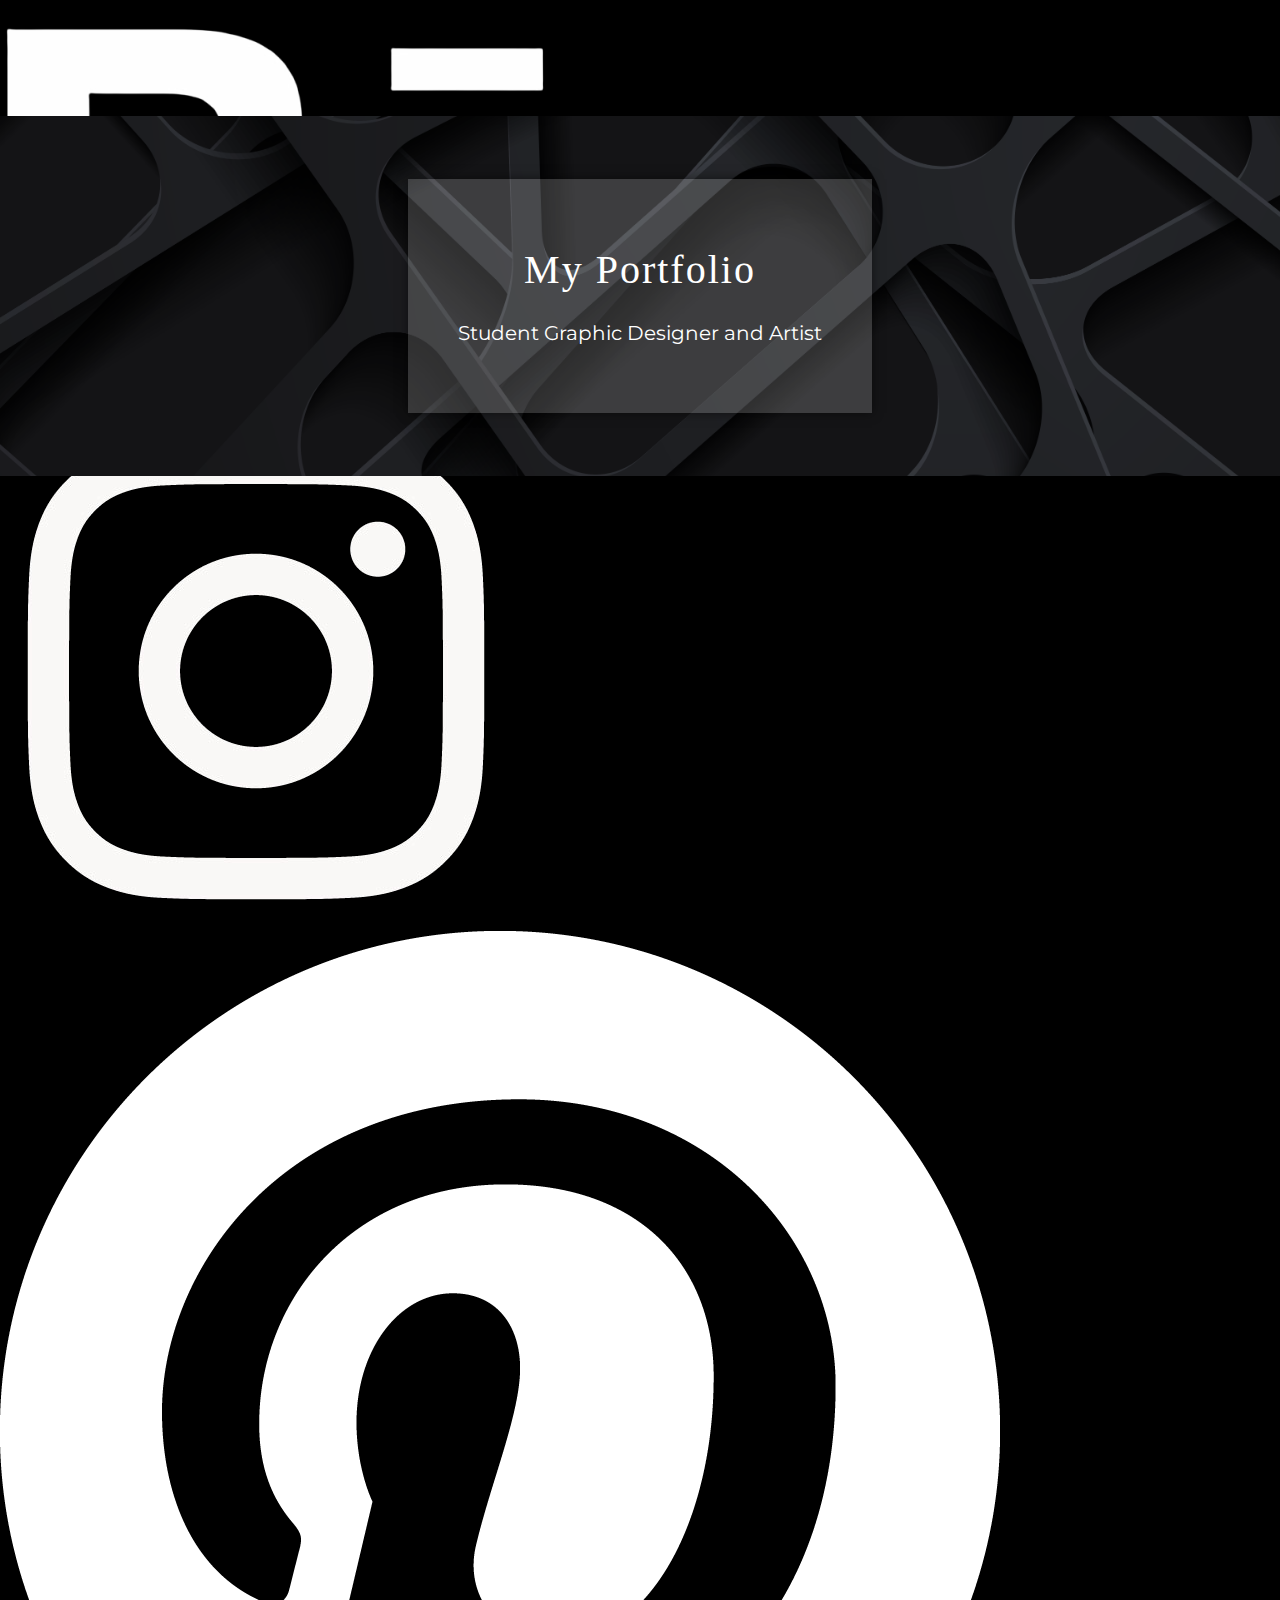
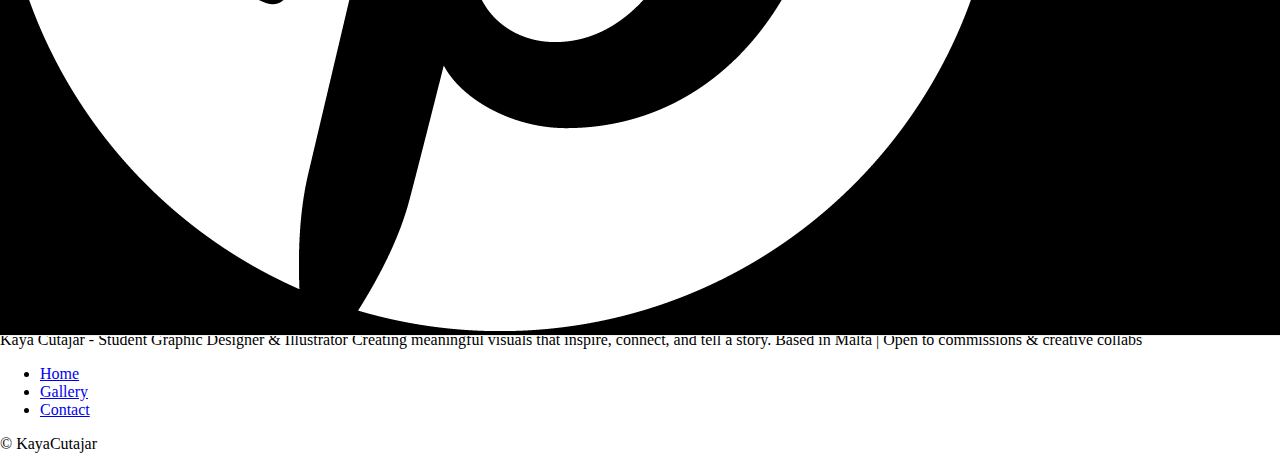
<file: index.html>
<!DOCTYPE html>
<html lang="en">
<head>
    <meta charset="UTF-8">
    <meta name="viewport" content="width=device-width, initial-scale=1.0">
    <title>Portfolio</title>

    <link rel="preconnect" href="https://fonts.googleapis.com">
    <link rel="preconnect" href="https://fonts.gstatic.com" crossorigin>
    <link href="https://fonts.googleapis.com/css2?family=Montserrat:ital,wght@0,100..900;1,100..900&display=swap" rel="stylesheet">
    
    <link rel="preconnect" href="https://fonts.googleapis.com">
    <link rel="preconnect" href="https://fonts.gstatic.com" crossorigin>
    <link href="https://fonts.googleapis.com/css2?family=EB+Garamond:ital,wght@0,400..800;1,400..800&family=Montserrat:ital,wght@0,100..900;1,100..900&display=swap" rel="stylesheet">

    <link rel="stylesheet" href="style.css">

</head>
<body> 

    <!--NAVIGATION BAR-->
  <nav class="navbar">
        <div class="container">

            <div class="icon-links">
                <a href="#"><img src="Icons/behance_icon.png" alt="Behance"></a>
                <a href="#"><img src="Icons/instagram_icon.png" alt="Instagram"></a>
                <a href="#"><img src="Icons/pinterest_icon.png" alt="Pinterest"></a>
            </div>

            <a href="index.html" class="navbar-brand">
                Kaya Cutajar
            </a>

            <ul class="navbar-nav">
                <li class="nav-item">
                    <a href="gallery.html" class="nav-link">Gallery</a>
                </li>
                <li class="nav-item">
                    <a href="contact.html" class="nav-link">Contact</a>
                </li>
            </ul>
        </div>
    </nav>

    <!--BANNER AND CONTAINER-->
    <header class="intro">
        <div class="intro-container">
            <h1>My Portfolio</h1>
            <p>Student Graphic Designer and Artist</p>
        </div>
    </header>

    <!-- SECOND IMAGE AND ABOUT ME SECTION-->
 <section class="about-section">
    <div class="about-container">
        <div class="book-image">
            <img src="book_image_banner.png" alt="">
        </div>
        <div class="about-text">
            <h2>About Me</h2>
            <p>My name is Kaya Cutajar, a student majoring in Graphic Design, who loves to create art and design. My goal is to be good in my ability and provide good artworks.  
                My passion lies in traditional drawing and creating digital artwork, including posters and sketchbook designs. My goal is to create unique and meaningful illustrations that connect with different audiences and secure a role where I can showcase my skills and abilities. Click Gallery To View My Work!</p>
                <div class="button-container">
                    <a href="gallery.html" class="buttons">Gallery</a>
                    <a href="contact.html" class="buttons">Contact</a>
                </div>
        </div>
    </div>
</section>

 <!-- FOOTER -->
 <footer class="website-footer">

    <div class="container">
        <p class="summary">
            Kaya Cutajar - Student Graphic Designer & Illustrator
            Creating meaningful visuals that inspire, connect, and tell a story.
            Based in Malta | Open to commissions & creative collabs
        </p>

        <ul class="footer-links">
            <li class="footer-item">
                <a href="#" class="footer-link">Home</a></li>
            <li class="footer-item">
                <a href="#" class="footer-link">Gallery</a></li>
            <li class="footer-item">
                <a href="#" class="footer-link">Contact</a></li>
        </ul>

        <p class="copyright">
            &copy; KayaCutajar
        </p>
    </div>

</body>
</html>
</file>
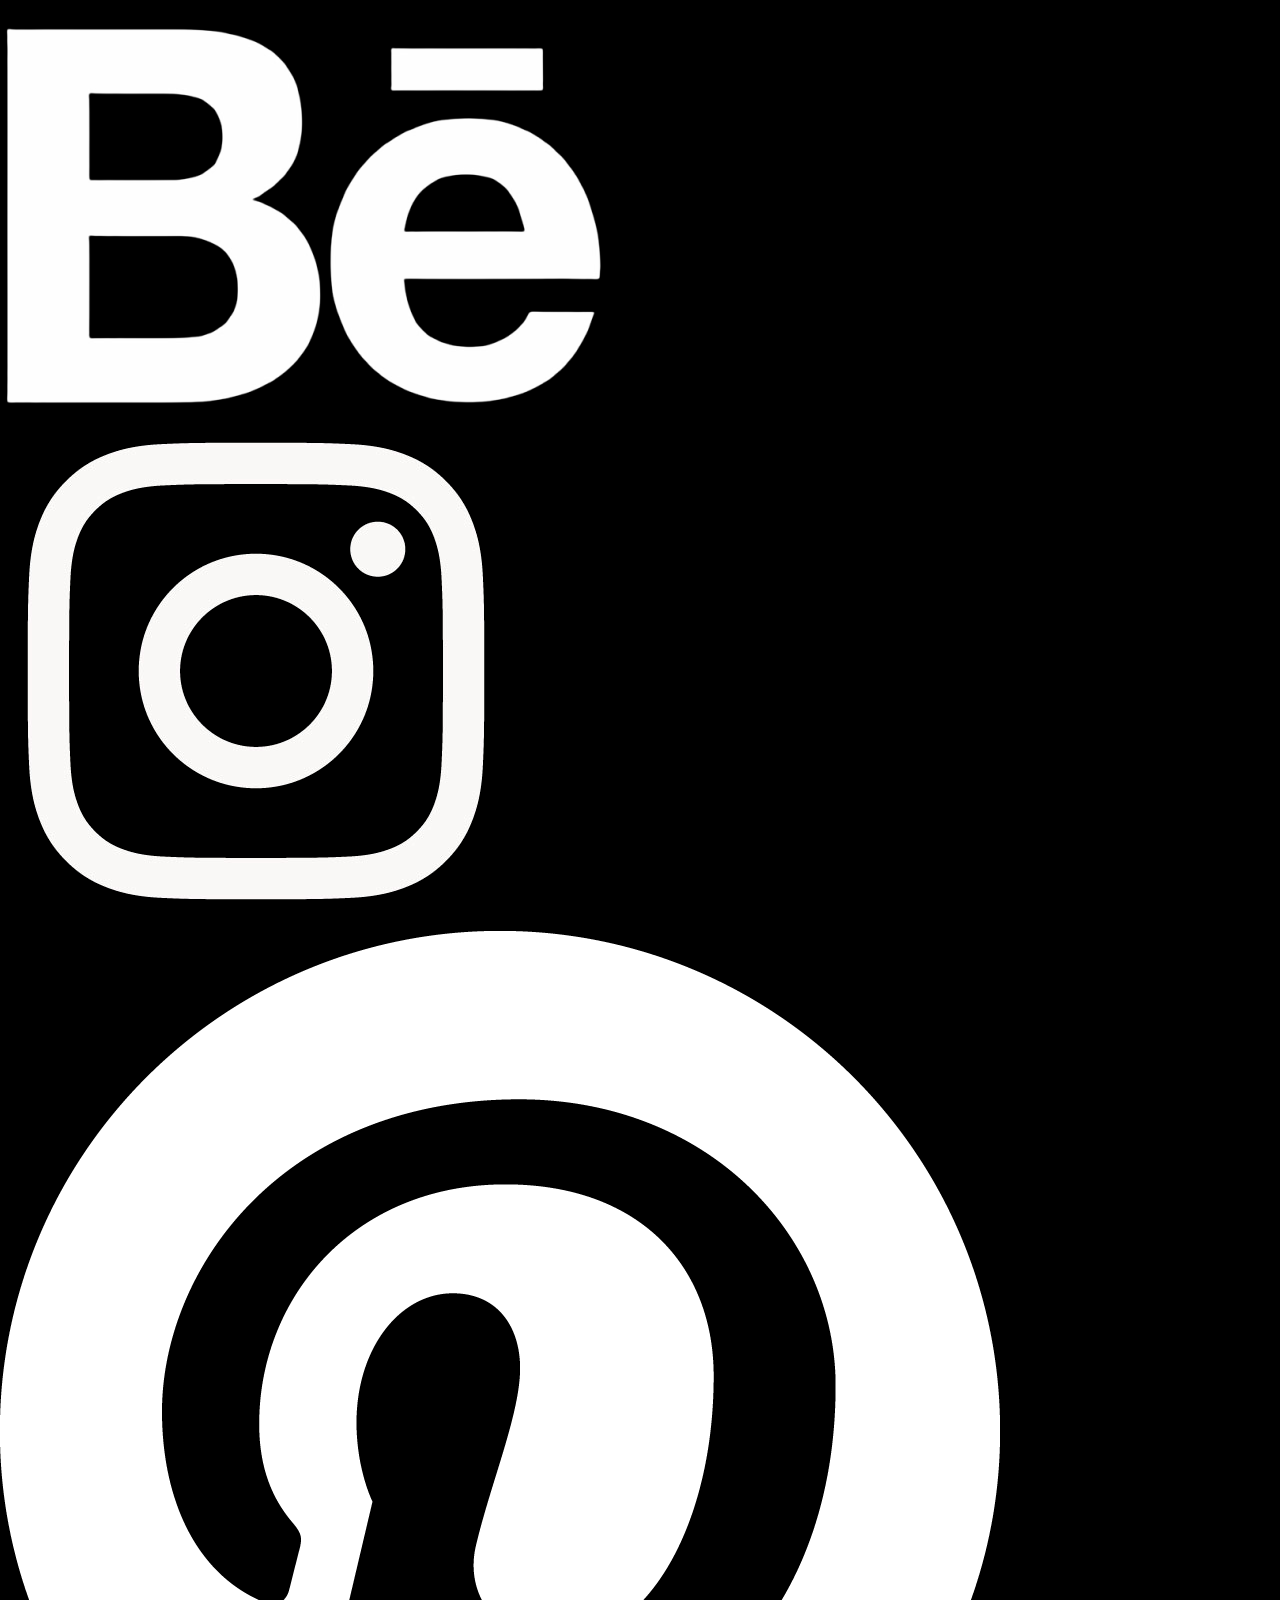
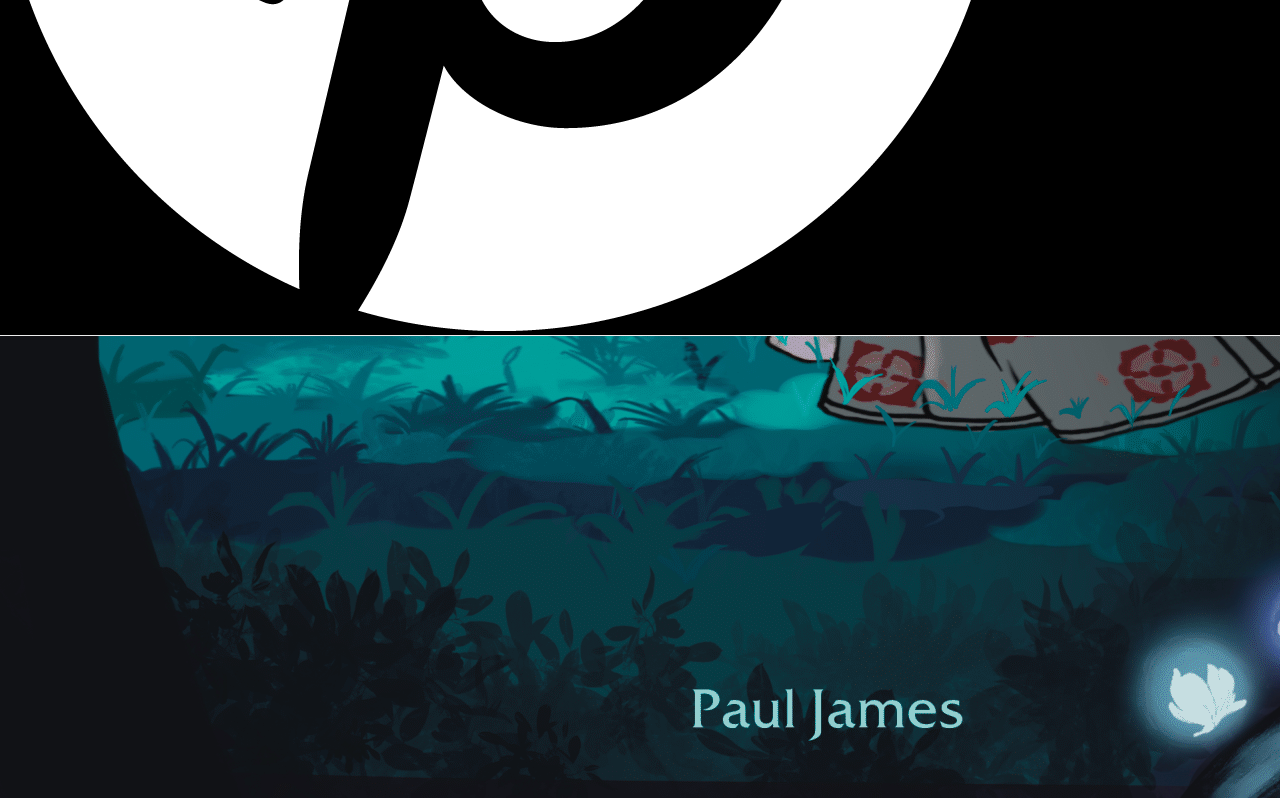
<file: gallery.html>
<!DOCTYPE html>
<html lang="en">
<head>
    <meta charset="UTF-8">
    <meta name="viewport" content="width=device-width, initial-scale=1.0">
    <title>Gallery</title>

    <link rel="preconnect" href="https://fonts.googleapis.com">
    <link rel="preconnect" href="https://fonts.gstatic.com" crossorigin>
    <link href="https://fonts.googleapis.com/css2?family=Montserrat:ital,wght@0,100..900;1,100..900&display=swap" rel="stylesheet">
    
    <link rel="preconnect" href="https://fonts.googleapis.com">
    <link rel="preconnect" href="https://fonts.gstatic.com" crossorigin>
    <link href="https://fonts.googleapis.com/css2?family=EB+Garamond:ital,wght@0,400..800;1,400..800&family=Montserrat:ital,wght@0,100..900;1,100..900&display=swap" rel="stylesheet">

    <link rel="stylesheet" href="style.css">

</head>
<body>
    <nav class="navbar">
        <div class="container">

            <div class="icon-links">
                <a href="#"><img src="Icons/behance_icon.png" alt="Behance"></a>
                <a href="#"><img src="Icons/instagram_icon.png" alt="Instagram"></a>
                <a href="#"><img src="Icons/pinterest_icon.png" alt="Pinterest"></a>
            </div>

            <a href="index.html" class="navbar-brand">
                Kaya Cutajar
            </a>

            <ul class="navbar-nav">
                <li class="nav-item">
                    <a href="gallery.html" class="nav-link">Gallery</a>
                </li>
                <li class="nav-item">
                    <a href="contact.html" class="nav-link">Contact</a>
                </li>
            </ul>
        </div>
    </nav>
    <div class="container">
        <main class="main-container">
            <section class="Illustrations">
                <h3>
                    Illustrations
                </h3>
                <div class="row two columns">
                    <div class="card-image">
                        <img src="Gallery/illustration1.png" alt="Front Cover Book Illustration">
                    </div>
                </div>
            </section>
        </main>
    </div>
</body>
</html>
</file>
<file: style.css>
body {
    margin: 0px;
 }
 /************** NAVIGATION BAR **************/
.navbar {
    background-color: #000000;

    border-color: #eee;
    border-style: solid;
    border-width: 0;
    border-bottom-width: 1px;

    position: fixed;
    top: 0;
    left: 0;
    z-index: 1000;

    width: 100%;
}

.navbar a{
    display: block;
}

.navbar .container {
    display: flex;
    justify-content: space-between;
    align-items: center;
}

 /************** KAYA CUTAJAR NAVIGATION **************/
.navbar-brand {
    font-family: Garamond, Arial, Helvetica;
    font-size: 40px;
    color: #ffffff;
    text-decoration: none;
    align-content: center;
    padding-left: 50%;
}

.navbar-nav {
    list-style: none;
    display: flex;
}

 /************** GALLERY/ CONTACT NAVIGATION **************/
.nav-item .nav-link{
    padding: 30px 20px;

    color: #cfa1b5;
    text-decoration: none;
    font-family: Montserrat, Arial, Helvetica;
    font-weight: bold;
    font-size: 20px;
}

 /************** IMAGE AND MY PORTFOLIO BAR **************/
 .intro { 
    background-image: url(Images/image_banner.png);
    background-size: cover;
    background-position: center;
    background-attachment: fixed;

    width: 100%;
    height: 40vh;

    display: flex;

    z-index: 1100;
    position: relative;
    margin-top: 116px;
 }
intro-story {
    z-index: 900;
    height: 75vh;
}

.intro-container {
    background-color: rgba(255, 255, 255, 0.178);
    color: #fff;

    /* properties: X Y Size Color */
    box-shadow: 0 0 10px rgba(0, 0, 0, 0.5);

    width: 30%;
    padding: 40px;
    margin: auto;

    text-align: center;
}

.intro h1 {
    font-weight: normal;
    font-size: 40px;
    letter-spacing: 2px;
    margin-bottom: 20px;
}

.intro p {
    line-height: 2;
    font-family: Montserrat, Arial, Helvetica;
    font-size: 20px;
    font-weight: normal;
}
</file>
